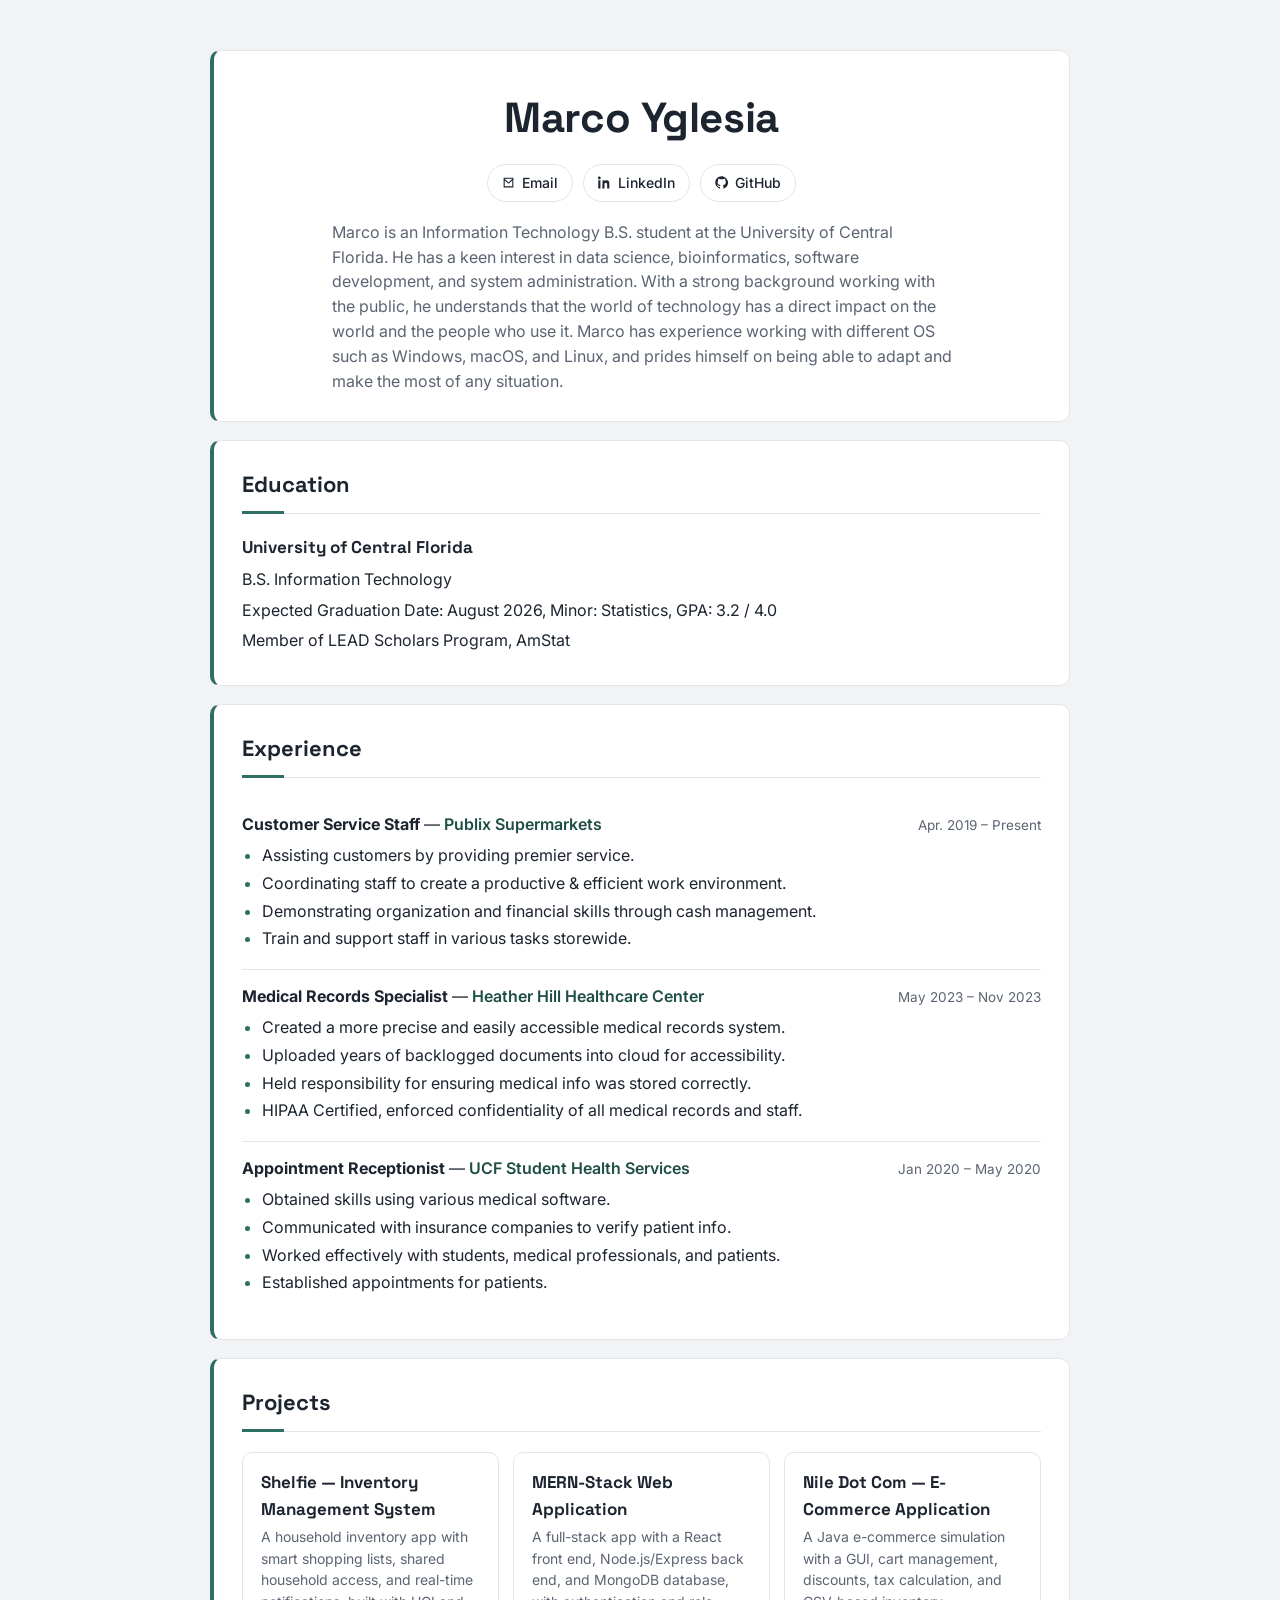
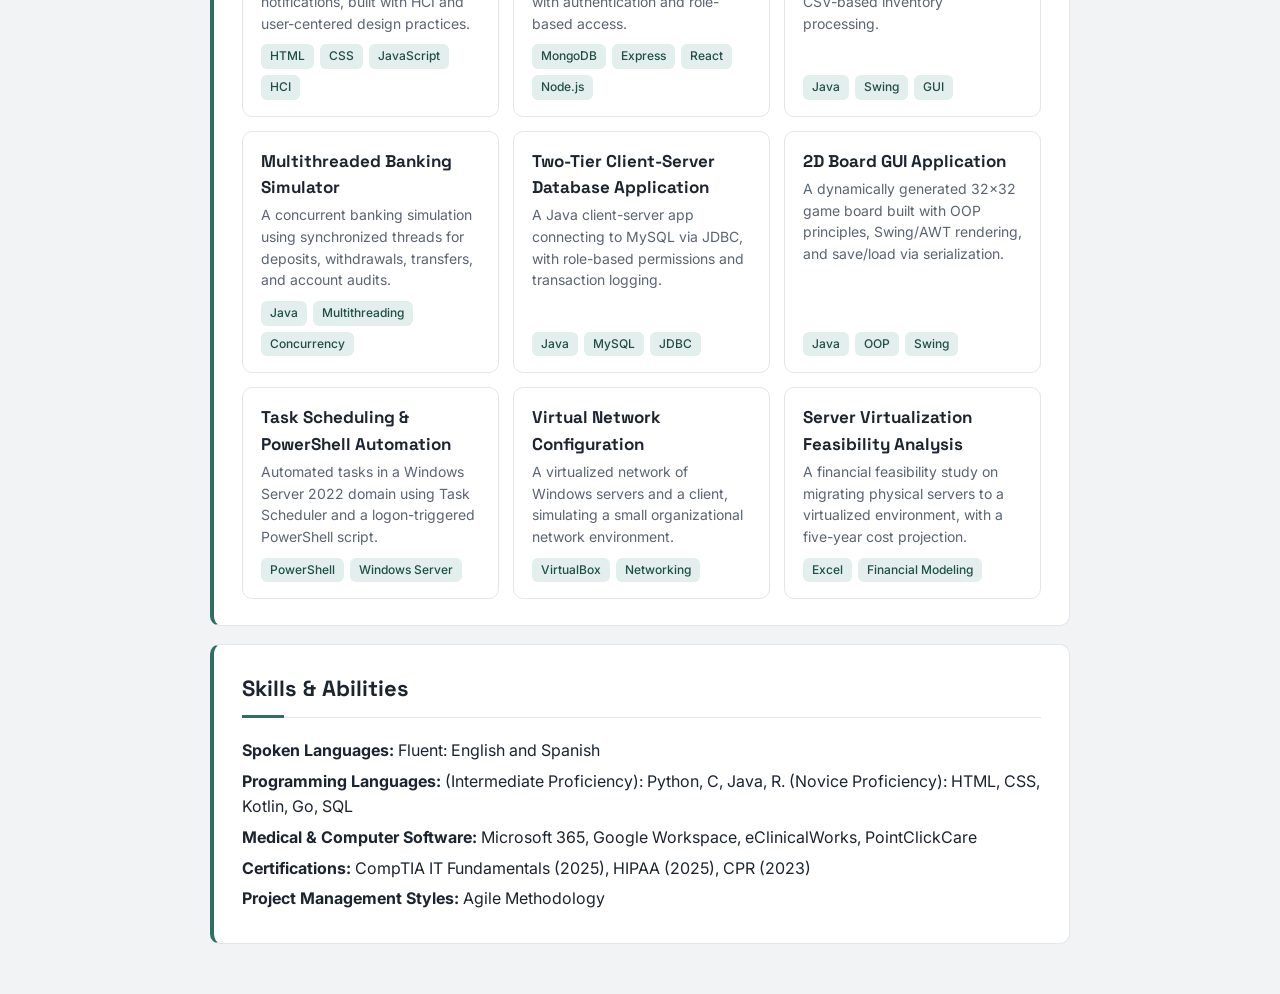
<file: index.html>
<!DOCTYPE html>
<html lang="en">
<head>
    <link rel="preconnect" href="https://fonts.googleapis.com">
    <link rel="preconnect" href="https://fonts.gstatic.com" crossorigin>
    <link href="https://fonts.googleapis.com/css2?family=Inter:wght@400;500;600&family=Space+Grotesk:wght@600;700&display=swap" rel="stylesheet">
    <link rel="stylesheet" href="ResumeStyle.css">
    <meta charset="UTF-8">
    <meta name="viewport" content="width=device-width, initial-scale=1.0">
    <title>Resume - Marco Yglesia</title>
</head>

<body>
<div class="wrap">

    <header class="card">
        <h1>Marco Yglesia</h1>
        <address>
            <div class="contact-row">
                <a class="contact-pill" href="mailto:ma993058@ucf.edu" target="_blank">
                    <svg width="13" height="13" viewBox="0 0 24 24" fill="none" stroke="currentColor" stroke-width="2"><path d="M4 4h16v16H4z"/><path d="m4 6 8 7 8-7"/></svg>
                    Email
                </a>
                <a class="contact-pill" href="https://www.linkedin.com/in/marco-yglesia-aba0831a2/" target="_blank">
                    <svg width="13" height="13" viewBox="0 0 24 24" fill="currentColor"><path d="M4.98 3.5C4.98 4.88 3.9 6 2.5 6S0 4.88 0 3.5 1.12 1 2.5 1s2.48 1.12 2.48 2.5zM.5 8h4V23h-4zM8.5 8h3.8v2.05h.05c.53-1 1.83-2.05 3.77-2.05 4.03 0 4.78 2.66 4.78 6.12V23h-4v-6.9c0-1.65-.03-3.77-2.3-3.77-2.3 0-2.65 1.8-2.65 3.65V23h-4z"/></svg>
                    LinkedIn
                </a>
                <a class="contact-pill" href="https://github.com/" target="_blank">
                    <svg width="13" height="13" viewBox="0 0 24 24" fill="currentColor"><path d="M12 .5C5.7.5.5 5.7.5 12c0 5.1 3.3 9.4 7.9 10.9.6.1.8-.2.8-.6v-2.2c-3.2.7-3.9-1.4-3.9-1.4-.5-1.3-1.3-1.7-1.3-1.7-1.1-.7.1-.7.1-.7 1.2.1 1.8 1.2 1.8 1.2 1 1.8 2.8 1.3 3.4 1 .1-.8.4-1.3.8-1.6-2.6-.3-5.3-1.3-5.3-5.7 0-1.3.4-2.3 1.2-3.1-.1-.3-.5-1.5.1-3.1 0 0 1-.3 3.3 1.2a11 11 0 0 1 6 0c2.3-1.5 3.3-1.2 3.3-1.2.6 1.6.2 2.8.1 3.1.8.8 1.2 1.9 1.2 3.1 0 4.4-2.7 5.4-5.3 5.7.4.4.8 1.1.8 2.2v3.3c0 .4.2.7.8.6 4.6-1.5 7.9-5.8 7.9-10.9C23.5 5.7 18.3.5 12 .5z"/></svg>
                    GitHub
                </a>
            </div>
        </address>
        <p>
            Marco is an Information Technology B.S. student at the University of Central Florida. He has a keen interest in data science, bioinformatics,
            software development, and system administration. With a strong background working with the public, he understands that the world of technology has a
            direct impact on the world and the people who use it. Marco has experience working with different OS such as Windows, macOS, and Linux, and prides himself
            on being able to adapt and make the most of any situation.
        </p>
    </header>

    <main>
        <section class="card">
            <h2>Education</h2>
            <article>
                <h3>University of Central Florida</h3>
                <p>B.S. Information Technology</p>
                <p>Expected Graduation Date: August 2026, Minor: Statistics, GPA: 3.2 / 4.0</p>
                <p>Member of LEAD Scholars Program, AmStat</p>
            </article>
        </section>

        <section class="card">
            <h2>Experience</h2>

            <div class="job">
                <div class="job-heading">
                    <span><span class="job-role">Customer Service Staff</span> — <span class="job-company">Publix Supermarkets</span></span>
                    <span class="job-dates">Apr. 2019 – Present</span>
                </div>
                <ul>
                    <li>Assisting customers by providing premier service.</li>
                    <li>Coordinating staff to create a productive & efficient work environment.</li>
                    <li>Demonstrating organization and financial skills through cash management.</li>
                    <li>Train and support staff in various tasks storewide.</li>
                </ul>
            </div>

            <div class="job">
                <div class="job-heading">
                    <span><span class="job-role">Medical Records Specialist</span> — <span class="job-company">Heather Hill Healthcare Center</span></span>
                    <span class="job-dates">May 2023 – Nov 2023</span>
                </div>
                <ul>
                    <li>Created a more precise and easily accessible medical records system.</li>
                    <li>Uploaded years of backlogged documents into cloud for accessibility.</li>
                    <li>Held responsibility for ensuring medical info was stored correctly.</li>
                    <li>HIPAA Certified, enforced confidentiality of all medical records and staff.</li>
                </ul>
            </div>

            <div class="job">
                <div class="job-heading">
                    <span><span class="job-role">Appointment Receptionist</span> — <span class="job-company">UCF Student Health Services</span></span>
                    <span class="job-dates">Jan 2020 – May 2020</span>
                </div>
                <ul>
                    <li>Obtained skills using various medical software.</li>
                    <li>Communicated with insurance companies to verify patient info.</li>
                    <li>Worked effectively with students, medical professionals, and patients.</li>
                    <li>Established appointments for patients.</li>
                </ul>
            </div>
        </section>

        <section class="card">
            <h2>Projects</h2>
            <div class="project-grid">

                <article class="project">
                    <h3><a href="projects/shelfie.html">Shelfie — Inventory Management System</a></h3>
                    <p>A household inventory app with smart shopping lists, shared household access, and real-time notifications, built with HCI and user-centered design practices.</p>
                    <div class="tags"><span class="tag">HTML</span><span class="tag">CSS</span><span class="tag">JavaScript</span><span class="tag">HCI</span></div>
                </article>

                <article class="project">
                    <h3><a href="projects/mern-stack.html">MERN-Stack Web Application</a></h3>
                    <p>A full-stack app with a React front end, Node.js/Express back end, and MongoDB database, with authentication and role-based access.</p>
                    <div class="tags"><span class="tag">MongoDB</span><span class="tag">Express</span><span class="tag">React</span><span class="tag">Node.js</span></div>
                </article>

                <article class="project">
                    <h3><a href="projects/nile-dot-com.html">Nile Dot Com — E-Commerce Application</a></h3>
                    <p>A Java e-commerce simulation with a GUI, cart management, discounts, tax calculation, and CSV-based inventory processing.</p>
                    <div class="tags"><span class="tag">Java</span><span class="tag">Swing</span><span class="tag">GUI</span></div>
                </article>

                <article class="project">
                    <h3><a href="projects/banking-simulator.html">Multithreaded Banking Simulator</a></h3>
                    <p>A concurrent banking simulation using synchronized threads for deposits, withdrawals, transfers, and account audits.</p>
                    <div class="tags"><span class="tag">Java</span><span class="tag">Multithreading</span><span class="tag">Concurrency</span></div>
                </article>

                <article class="project">
                    <h3><a href="projects/client-server-db.html">Two-Tier Client-Server Database Application</a></h3>
                    <p>A Java client-server app connecting to MySQL via JDBC, with role-based permissions and transaction logging.</p>
                    <div class="tags"><span class="tag">Java</span><span class="tag">MySQL</span><span class="tag">JDBC</span></div>
                </article>

                <article class="project">
                    <h3><a href="projects/board-gui.html">2D Board GUI Application</a></h3>
                    <p>A dynamically generated 32×32 game board built with OOP principles, Swing/AWT rendering, and save/load via serialization.</p>
                    <div class="tags"><span class="tag">Java</span><span class="tag">OOP</span><span class="tag">Swing</span></div>
                </article>

                <article class="project">
                    <h3><a href="projects/task-scheduling.html">Task Scheduling & PowerShell Automation</a></h3>
                    <p>Automated tasks in a Windows Server 2022 domain using Task Scheduler and a logon-triggered PowerShell script.</p>
                    <div class="tags"><span class="tag">PowerShell</span><span class="tag">Windows Server</span></div>
                </article>

                <article class="project">
                    <h3><a href="projects/virtual-network.html">Virtual Network Configuration</a></h3>
                    <p>A virtualized network of Windows servers and a client, simulating a small organizational network environment.</p>
                    <div class="tags"><span class="tag">VirtualBox</span><span class="tag">Networking</span></div>
                </article>

                <article class="project">
                    <h3><a href="projects/server-virtualization.html">Server Virtualization Feasibility Analysis</a></h3>
                    <p>A financial feasibility study on migrating physical servers to a virtualized environment, with a five-year cost projection.</p>
                    <div class="tags"><span class="tag">Excel</span><span class="tag">Financial Modeling</span></div>
                </article>

            </div>
        </section>

        <section class="card">
            <h2>Skills & Abilities</h2>
            <p><b>Spoken Languages:</b>&nbsp;Fluent: English and Spanish</p>
            <p><b>Programming Languages:</b>&nbsp;(Intermediate Proficiency): Python, C, Java, R. (Novice Proficiency): HTML, CSS, Kotlin, Go, SQL</p>
            <p><b>Medical & Computer Software:</b>&nbsp;Microsoft 365, Google Workspace, eClinicalWorks, PointClickCare</p>
            <p><b>Certifications:</b>&nbsp;CompTIA IT Fundamentals (2025), HIPAA (2025), CPR (2023)</p>
            <p><b>Project Management Styles:</b>&nbsp;Agile Methodology</p>
        </section>
    </main>

</div>
</body>
</html>
</file>
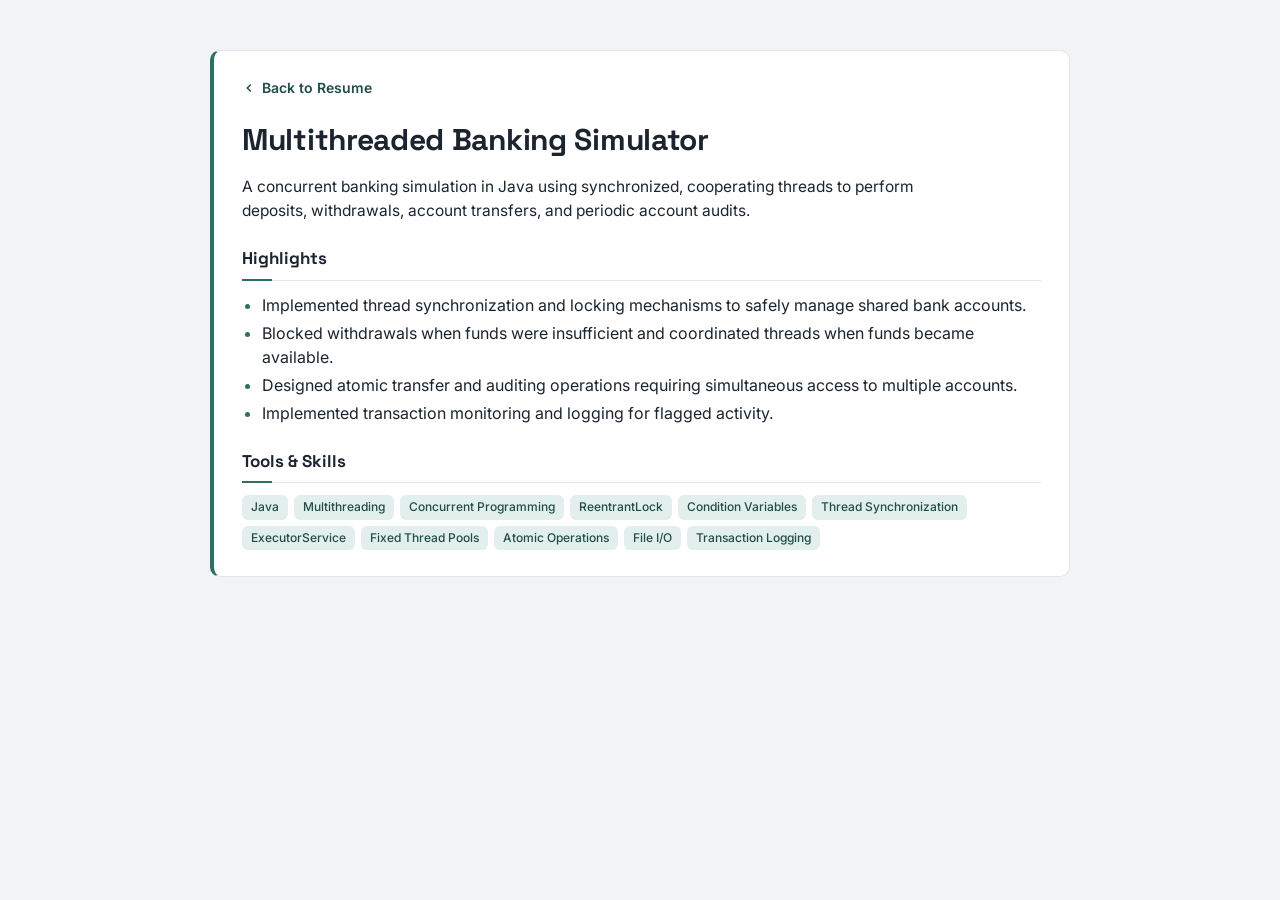
<file: banking-simulator.html>
<!DOCTYPE html>
<html lang="en">
<head>
    <link rel="preconnect" href="https://fonts.googleapis.com">
    <link rel="preconnect" href="https://fonts.gstatic.com" crossorigin>
    <link href="https://fonts.googleapis.com/css2?family=Inter:wght@400;500;600&family=Space+Grotesk:wght@600;700&display=swap" rel="stylesheet">
    <link rel="stylesheet" href="../ResumeStyle.css">
    <meta charset="UTF-8">
    <meta name="viewport" content="width=device-width, initial-scale=1.0">
    <title>Multithreaded Banking Simulator - Marco Yglesia</title>
</head>
<body>
<div class="wrap">
    <div class="card">
        <a class="back-link" href="../index.html">
            <svg width="14" height="14" viewBox="0 0 24 24" fill="none" stroke="currentColor" stroke-width="2.5"><path d="M15 18l-6-6 6-6"/></svg>
            Back to Resume
        </a>
        <h1 class="detail-title">Multithreaded Banking Simulator</h1>
        <p class="detail-summary">A concurrent banking simulation in Java using synchronized, cooperating threads to perform deposits, withdrawals, account transfers, and periodic account audits.</p>

        <div class="detail-section">
            <h2>Highlights</h2>
            <ul>
                <li>Implemented thread synchronization and locking mechanisms to safely manage shared bank accounts.</li>
                <li>Blocked withdrawals when funds were insufficient and coordinated threads when funds became available.</li>
                <li>Designed atomic transfer and auditing operations requiring simultaneous access to multiple accounts.</li>
                <li>Implemented transaction monitoring and logging for flagged activity.</li>
            </ul>
        </div>

        <div class="detail-section">
            <h2>Tools & Skills</h2>
            <div class="tags">
                <span class="tag">Java</span>
                <span class="tag">Multithreading</span>
                <span class="tag">Concurrent Programming</span>
                <span class="tag">ReentrantLock</span>
                <span class="tag">Condition Variables</span>
                <span class="tag">Thread Synchronization</span>
                <span class="tag">ExecutorService</span>
                <span class="tag">Fixed Thread Pools</span>
                <span class="tag">Atomic Operations</span>
                <span class="tag">File I/O</span>
                <span class="tag">Transaction Logging</span>
            </div>
        </div>
    </div>
</div>
</body>
</html>
</file>
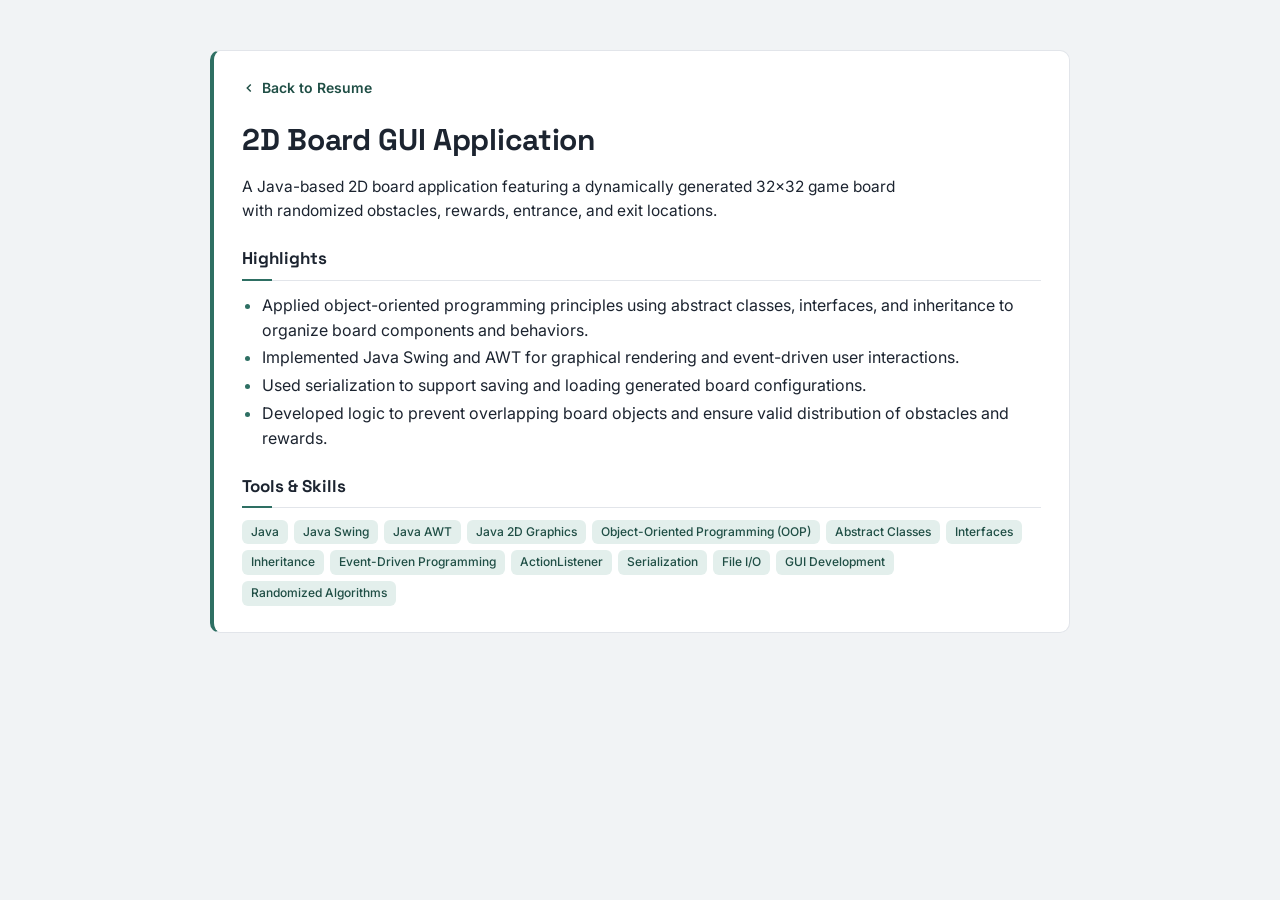
<file: board-gui.html>
<!DOCTYPE html>
<html lang="en">
<head>
    <link rel="preconnect" href="https://fonts.googleapis.com">
    <link rel="preconnect" href="https://fonts.gstatic.com" crossorigin>
    <link href="https://fonts.googleapis.com/css2?family=Inter:wght@400;500;600&family=Space+Grotesk:wght@600;700&display=swap" rel="stylesheet">
    <link rel="stylesheet" href="../ResumeStyle.css">
    <meta charset="UTF-8">
    <meta name="viewport" content="width=device-width, initial-scale=1.0">
    <title>2D Board GUI Application - Marco Yglesia</title>
</head>
<body>
<div class="wrap">
    <div class="card">
        <a class="back-link" href="../index.html">
            <svg width="14" height="14" viewBox="0 0 24 24" fill="none" stroke="currentColor" stroke-width="2.5"><path d="M15 18l-6-6 6-6"/></svg>
            Back to Resume
        </a>
        <h1 class="detail-title">2D Board GUI Application</h1>
        <p class="detail-summary">A Java-based 2D board application featuring a dynamically generated 32×32 game board with randomized obstacles, rewards, entrance, and exit locations.</p>

        <div class="detail-section">
            <h2>Highlights</h2>
            <ul>
                <li>Applied object-oriented programming principles using abstract classes, interfaces, and inheritance to organize board components and behaviors.</li>
                <li>Implemented Java Swing and AWT for graphical rendering and event-driven user interactions.</li>
                <li>Used serialization to support saving and loading generated board configurations.</li>
                <li>Developed logic to prevent overlapping board objects and ensure valid distribution of obstacles and rewards.</li>
            </ul>
        </div>

        <div class="detail-section">
            <h2>Tools & Skills</h2>
            <div class="tags">
                <span class="tag">Java</span>
                <span class="tag">Java Swing</span>
                <span class="tag">Java AWT</span>
                <span class="tag">Java 2D Graphics</span>
                <span class="tag">Object-Oriented Programming (OOP)</span>
                <span class="tag">Abstract Classes</span>
                <span class="tag">Interfaces</span>
                <span class="tag">Inheritance</span>
                <span class="tag">Event-Driven Programming</span>
                <span class="tag">ActionListener</span>
                <span class="tag">Serialization</span>
                <span class="tag">File I/O</span>
                <span class="tag">GUI Development</span>
                <span class="tag">Randomized Algorithms</span>
            </div>
        </div>
    </div>
</div>
</body>
</html>
</file>
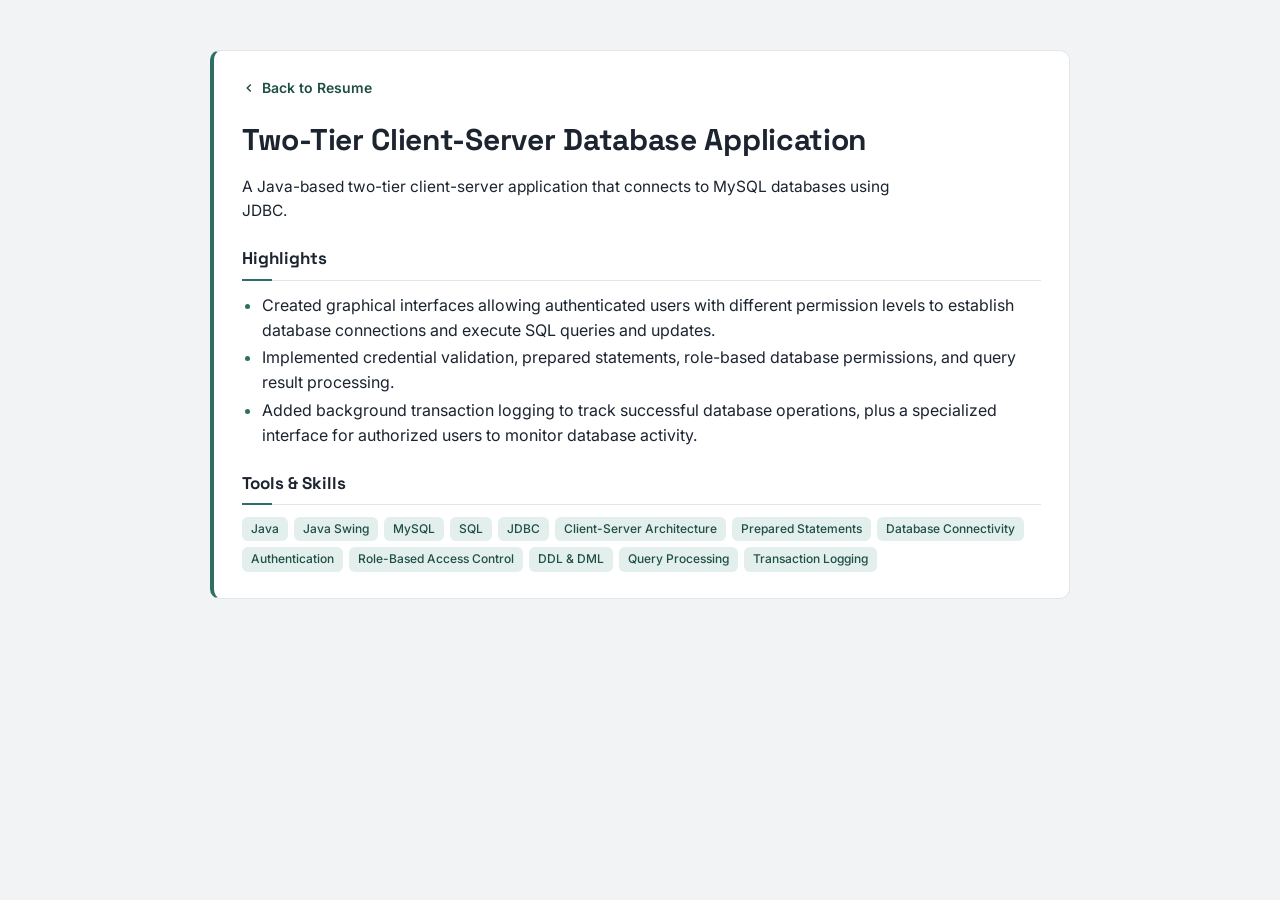
<file: client-server-db.html>
<!DOCTYPE html>
<html lang="en">
<head>
    <link rel="preconnect" href="https://fonts.googleapis.com">
    <link rel="preconnect" href="https://fonts.gstatic.com" crossorigin>
    <link href="https://fonts.googleapis.com/css2?family=Inter:wght@400;500;600&family=Space+Grotesk:wght@600;700&display=swap" rel="stylesheet">
    <link rel="stylesheet" href="../ResumeStyle.css">
    <meta charset="UTF-8">
    <meta name="viewport" content="width=device-width, initial-scale=1.0">
    <title>Two-Tier Client-Server Database Application - Marco Yglesia</title>
</head>
<body>
<div class="wrap">
    <div class="card">
        <a class="back-link" href="../index.html">
            <svg width="14" height="14" viewBox="0 0 24 24" fill="none" stroke="currentColor" stroke-width="2.5"><path d="M15 18l-6-6 6-6"/></svg>
            Back to Resume
        </a>
        <h1 class="detail-title">Two-Tier Client-Server Database Application</h1>
        <p class="detail-summary">A Java-based two-tier client-server application that connects to MySQL databases using JDBC.</p>

        <div class="detail-section">
            <h2>Highlights</h2>
            <ul>
                <li>Created graphical interfaces allowing authenticated users with different permission levels to establish database connections and execute SQL queries and updates.</li>
                <li>Implemented credential validation, prepared statements, role-based database permissions, and query result processing.</li>
                <li>Added background transaction logging to track successful database operations, plus a specialized interface for authorized users to monitor database activity.</li>
            </ul>
        </div>

        <div class="detail-section">
            <h2>Tools & Skills</h2>
            <div class="tags">
                <span class="tag">Java</span>
                <span class="tag">Java Swing</span>
                <span class="tag">MySQL</span>
                <span class="tag">SQL</span>
                <span class="tag">JDBC</span>
                <span class="tag">Client-Server Architecture</span>
                <span class="tag">Prepared Statements</span>
                <span class="tag">Database Connectivity</span>
                <span class="tag">Authentication</span>
                <span class="tag">Role-Based Access Control</span>
                <span class="tag">DDL & DML</span>
                <span class="tag">Query Processing</span>
                <span class="tag">Transaction Logging</span>
            </div>
        </div>
    </div>
</div>
</body>
</html>
</file>
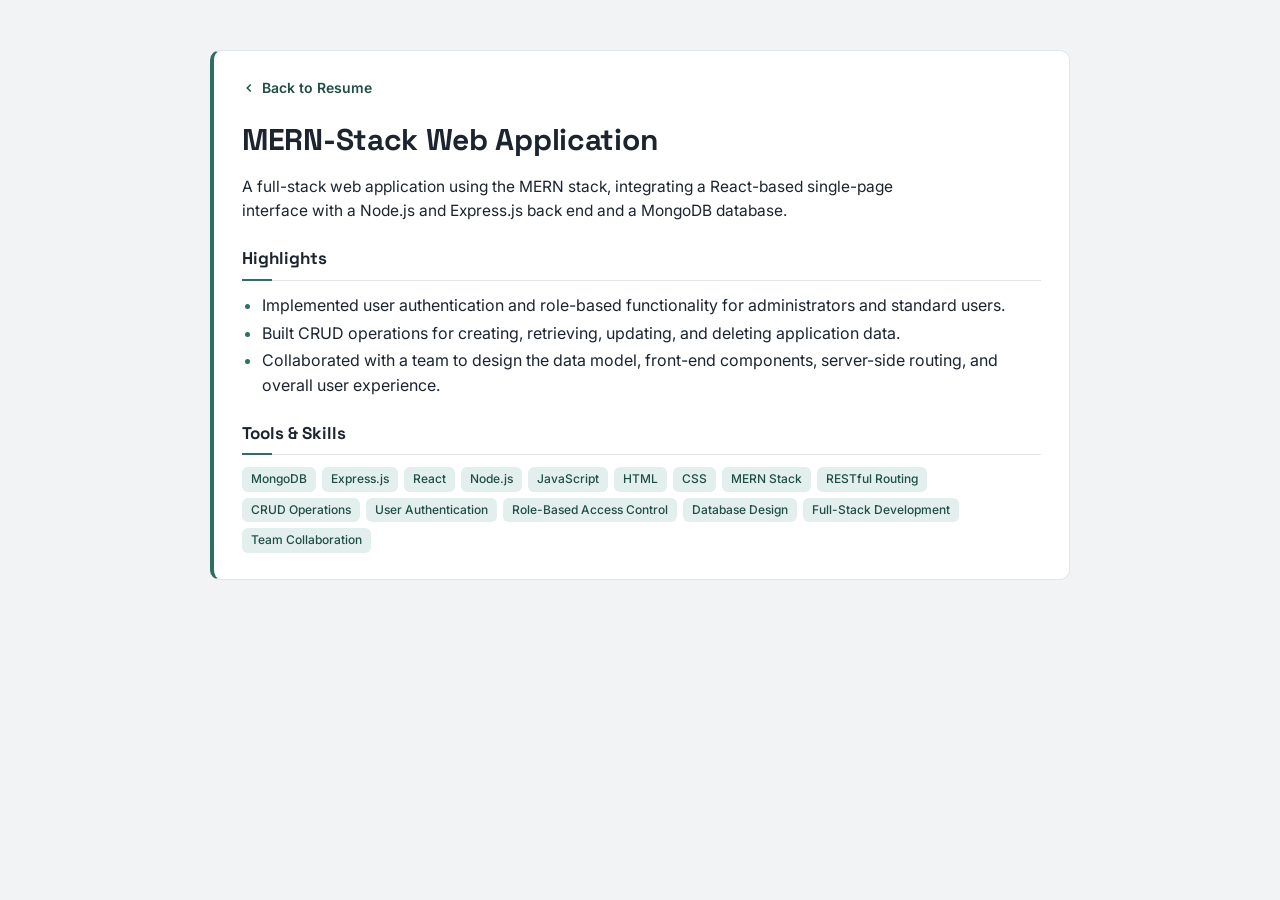
<file: mern-stack.html>
<!DOCTYPE html>
<html lang="en">
<head>
    <link rel="preconnect" href="https://fonts.googleapis.com">
    <link rel="preconnect" href="https://fonts.gstatic.com" crossorigin>
    <link href="https://fonts.googleapis.com/css2?family=Inter:wght@400;500;600&family=Space+Grotesk:wght@600;700&display=swap" rel="stylesheet">
    <link rel="stylesheet" href="../ResumeStyle.css">
    <meta charset="UTF-8">
    <meta name="viewport" content="width=device-width, initial-scale=1.0">
    <title>MERN-Stack Web Application - Marco Yglesia</title>
</head>
<body>
<div class="wrap">
    <div class="card">
        <a class="back-link" href="../index.html">
            <svg width="14" height="14" viewBox="0 0 24 24" fill="none" stroke="currentColor" stroke-width="2.5"><path d="M15 18l-6-6 6-6"/></svg>
            Back to Resume
        </a>
        <h1 class="detail-title">MERN-Stack Web Application</h1>
        <p class="detail-summary">A full-stack web application using the MERN stack, integrating a React-based single-page interface with a Node.js and Express.js back end and a MongoDB database.</p>

        <div class="detail-section">
            <h2>Highlights</h2>
            <ul>
                <li>Implemented user authentication and role-based functionality for administrators and standard users.</li>
                <li>Built CRUD operations for creating, retrieving, updating, and deleting application data.</li>
                <li>Collaborated with a team to design the data model, front-end components, server-side routing, and overall user experience.</li>
            </ul>
        </div>

        <div class="detail-section">
            <h2>Tools & Skills</h2>
            <div class="tags">
                <span class="tag">MongoDB</span>
                <span class="tag">Express.js</span>
                <span class="tag">React</span>
                <span class="tag">Node.js</span>
                <span class="tag">JavaScript</span>
                <span class="tag">HTML</span>
                <span class="tag">CSS</span>
                <span class="tag">MERN Stack</span>
                <span class="tag">RESTful Routing</span>
                <span class="tag">CRUD Operations</span>
                <span class="tag">User Authentication</span>
                <span class="tag">Role-Based Access Control</span>
                <span class="tag">Database Design</span>
                <span class="tag">Full-Stack Development</span>
                <span class="tag">Team Collaboration</span>
            </div>
        </div>
    </div>
</div>
</body>
</html>
</file>
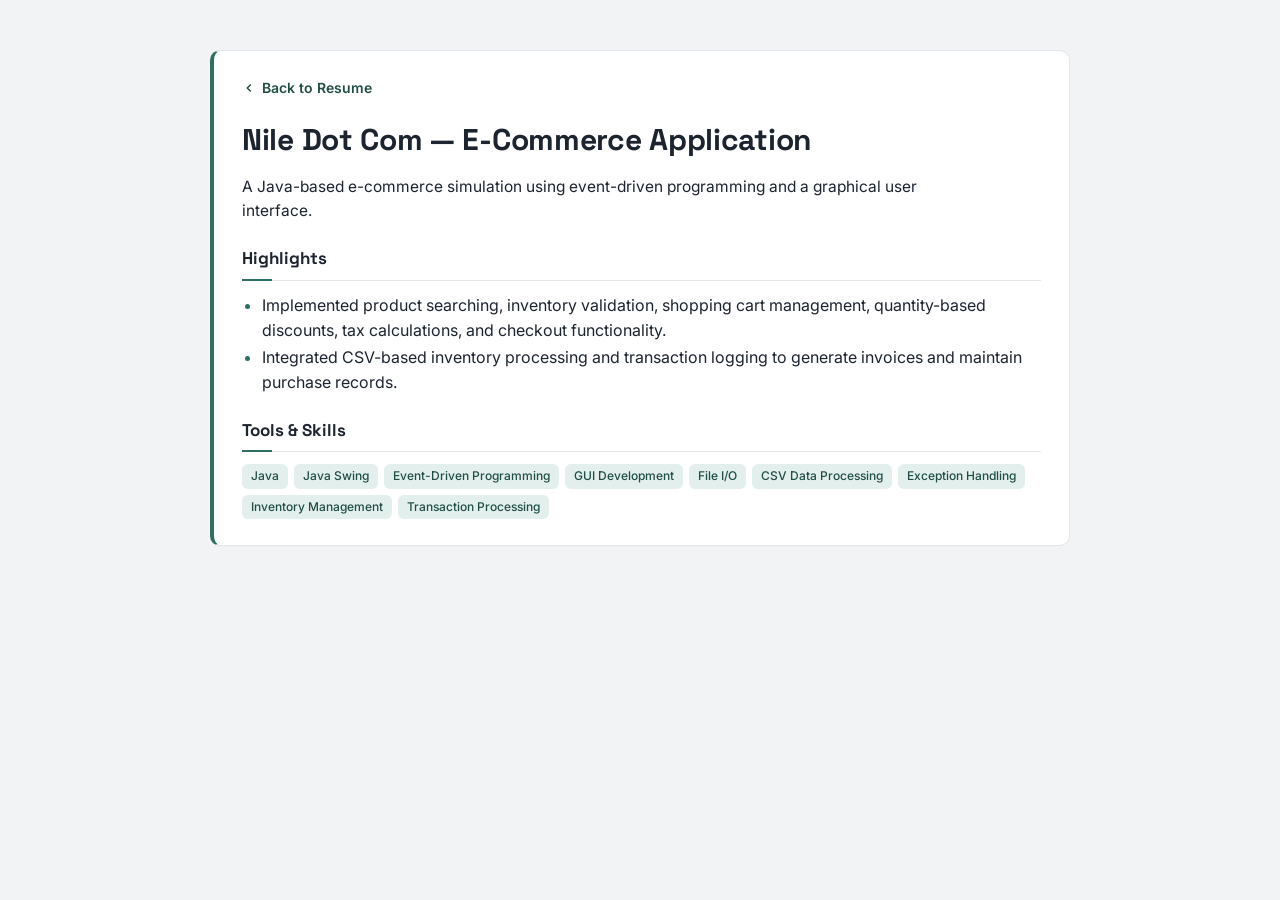
<file: nile-dot-com.html>
<!DOCTYPE html>
<html lang="en">
<head>
    <link rel="preconnect" href="https://fonts.googleapis.com">
    <link rel="preconnect" href="https://fonts.gstatic.com" crossorigin>
    <link href="https://fonts.googleapis.com/css2?family=Inter:wght@400;500;600&family=Space+Grotesk:wght@600;700&display=swap" rel="stylesheet">
    <link rel="stylesheet" href="../ResumeStyle.css">
    <meta charset="UTF-8">
    <meta name="viewport" content="width=device-width, initial-scale=1.0">
    <title>Nile Dot Com — E-Commerce Application - Marco Yglesia</title>
</head>
<body>
<div class="wrap">
    <div class="card">
        <a class="back-link" href="../index.html">
            <svg width="14" height="14" viewBox="0 0 24 24" fill="none" stroke="currentColor" stroke-width="2.5"><path d="M15 18l-6-6 6-6"/></svg>
            Back to Resume
        </a>
        <h1 class="detail-title">Nile Dot Com — E-Commerce Application</h1>
        <p class="detail-summary">A Java-based e-commerce simulation using event-driven programming and a graphical user interface.</p>

        <div class="detail-section">
            <h2>Highlights</h2>
            <ul>
                <li>Implemented product searching, inventory validation, shopping cart management, quantity-based discounts, tax calculations, and checkout functionality.</li>
                <li>Integrated CSV-based inventory processing and transaction logging to generate invoices and maintain purchase records.</li>
            </ul>
        </div>

        <div class="detail-section">
            <h2>Tools & Skills</h2>
            <div class="tags">
                <span class="tag">Java</span>
                <span class="tag">Java Swing</span>
                <span class="tag">Event-Driven Programming</span>
                <span class="tag">GUI Development</span>
                <span class="tag">File I/O</span>
                <span class="tag">CSV Data Processing</span>
                <span class="tag">Exception Handling</span>
                <span class="tag">Inventory Management</span>
                <span class="tag">Transaction Processing</span>
            </div>
        </div>
    </div>
</div>
</body>
</html>
</file>
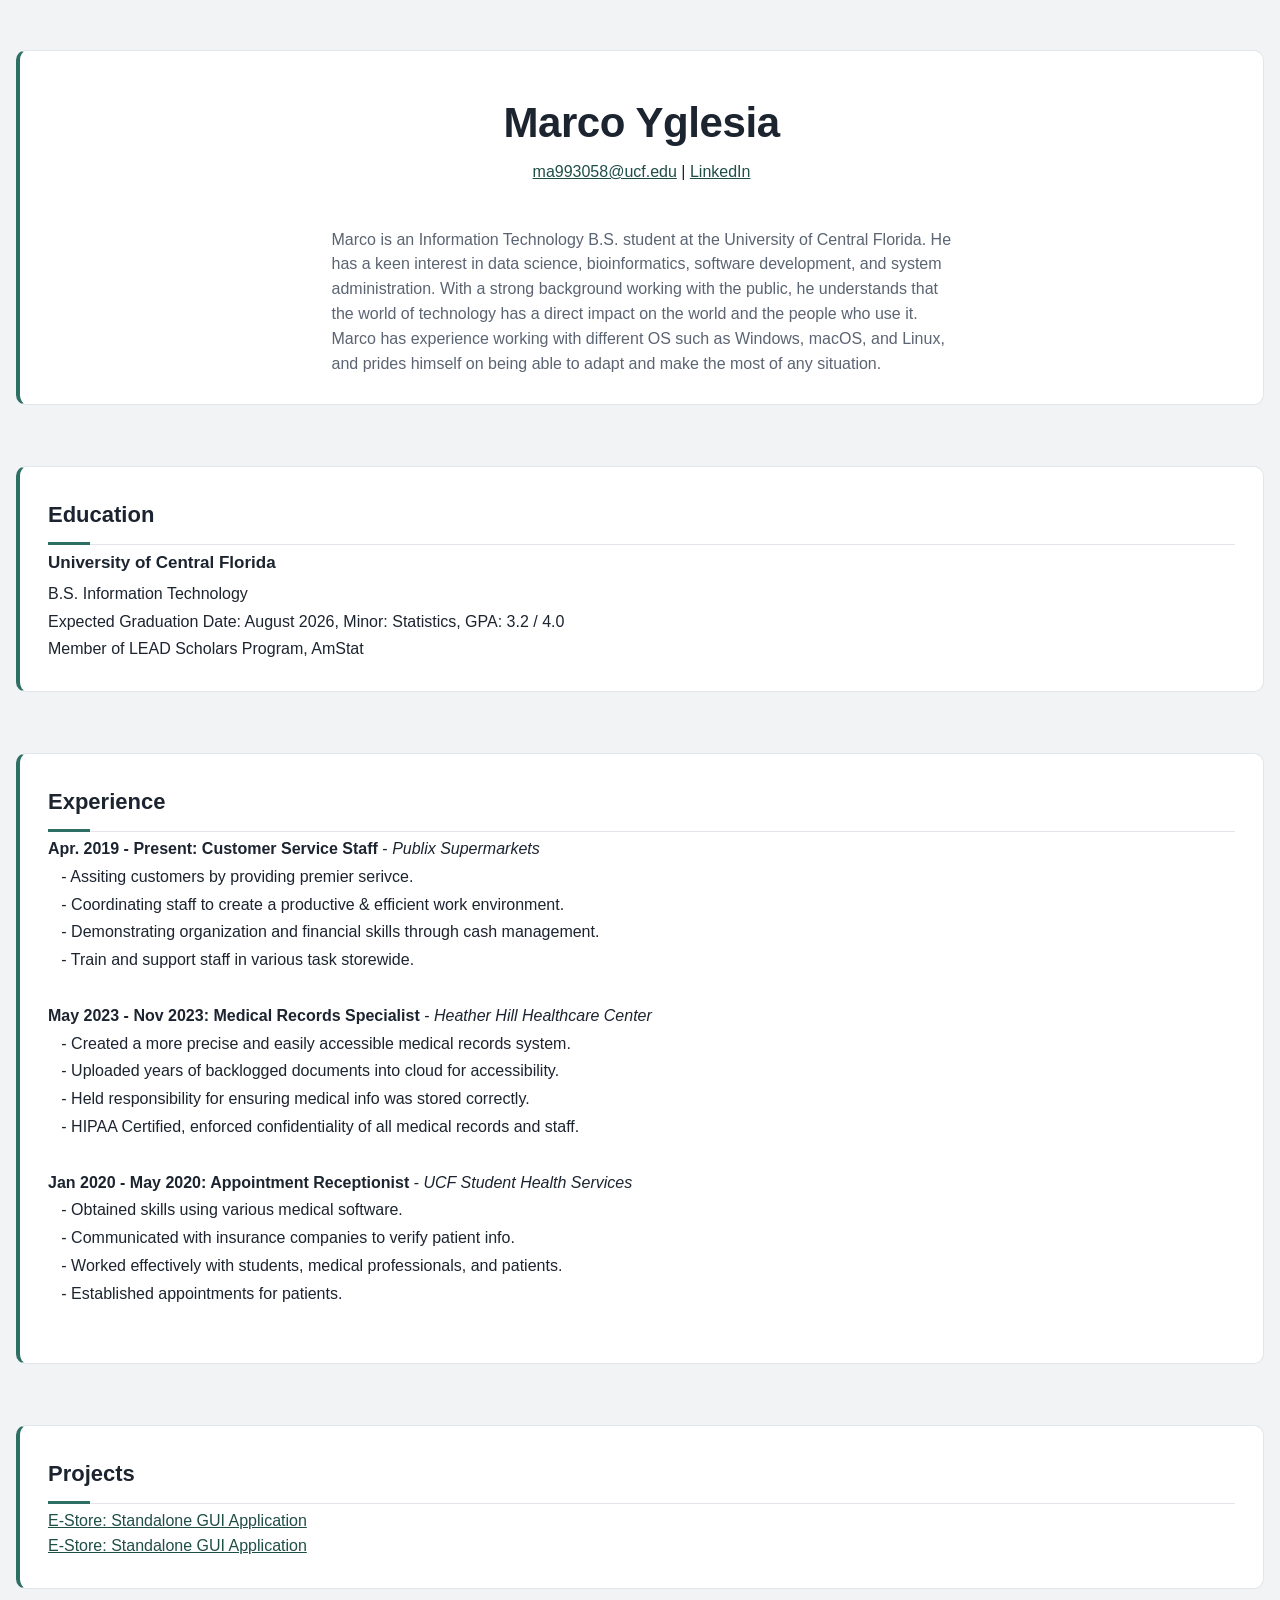
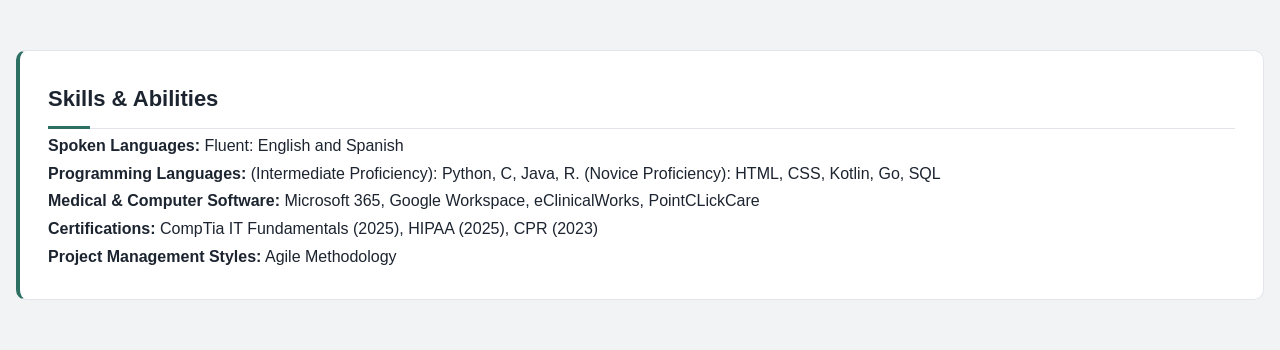
<file: Resume.html>
<!DOCTYPE html>
<html lang="en">
<head>
    <link rel="stylesheet" href="ResumeStyle.css">
    <meta charset="UTF-8">
    <meta name="viewport" content="width=device-width, initial-scale=1.0">
    <title>
        Resume - Marco Yglesia
    </title>
</head>

<style>
    address {
        font-style: normal;
    }
    h1, h2, h3, p {
        margin: 5px 0;
    }
    p {
        margin: 3px 0;
    }
</style>

<body>
<header class="card">
    <h1>
        Marco Yglesia
    </h1>
    <address align = "center">
        <a href = "mailto:ma993058@ucf.edu" target="_blank">ma993058@ucf.edu</a>
        |
        <a href = "https://www.linkedin.com/in/marco-yglesia-aba0831a2/" target="_blank">LinkedIn</a>
    </address>
    <br>
    <p>
        Marco is an Information Technology B.S. student at the University of Central Florida. He has a keen interest in data science, bioinformatics,
        software development, and system administration. With a strong background working with the public, he understands that the world of technology has a
        direct impact on the world and the people who use it. Marco has experience working with different OS such as Windows, macOS, and Linux, and prides himself
        on being able to adapt and make the most of any situation.
    </p>
</header>

<br>

<main>
    <section class="card">
        <h2>Education</h2>
        <article>
            <h3>University of Central Florida</h3>
            <p>B.S. Information Technology</p>
            <p>Expected Graduation Date: August 2026, Minor: Statistics, GPA: 3.2 / 4.0</p>
            <p>Member of LEAD Scholars Program, AmStat</p>

        </article>
    </section>

    <br>

    <section class="card">
        <h2>Experience</h2>
        <article>
            <p><b>Apr. 2019 - Present: Customer Service Staff</b> - <i>Publix Supermarkets</i> </p>
            <p>&nbsp;&nbsp;&nbsp;- Assiting customers by providing premier serivce.</p>
            <p>&nbsp;&nbsp;&nbsp;- Coordinating staff to create a productive & efficient work environment.</p>
            <p>&nbsp;&nbsp;&nbsp;- Demonstrating organization and financial skills through cash management.</p>
            <p>&nbsp;&nbsp;&nbsp;- Train and support staff in various task storewide.</p>
            <p>&nbsp;</p>

            <p><b>May 2023 - Nov 2023: Medical Records Specialist</b> - <i>Heather Hill Healthcare Center</i></p>
            <p>&nbsp;&nbsp;&nbsp;- Created a more precise and easily accessible medical records system.</p>
            <p>&nbsp;&nbsp;&nbsp;- Uploaded years of backlogged documents into cloud for accessibility.</p>
            <p>&nbsp;&nbsp;&nbsp;- Held responsibility for ensuring medical info was stored correctly.</p>
            <p>&nbsp;&nbsp;&nbsp;- HIPAA Certified, enforced confidentiality of all medical records and staff.</p>
            <p>&nbsp;</p>

            <p><b>Jan 2020 - May 2020: Appointment Receptionist</b> - <i>UCF Student Health Services</i></p>
            <p>&nbsp;&nbsp;&nbsp;- Obtained skills using various medical software.</p>
            <p>&nbsp;&nbsp;&nbsp;- Communicated with insurance companies to verify patient info.</p>
            <p>&nbsp;&nbsp;&nbsp;- Worked effectively with students, medical professionals, and patients.</p>
            <p>&nbsp;&nbsp;&nbsp;- Established appointments for patients.</p>
            <p>&nbsp;</p>
        </article>
    </section>

    <br>

    <section class="card">
        <h2>Projects</h2>
        <a href = "mailto:ma993058@ucf.edu" target="_blank">E-Store: Standalone GUI Application</a>
        <br>
        <a href = "mailto:ma993058@ucf.edu" target="_blank">E-Store: Standalone GUI Application</a>



        <p></p>

    </section>

    <br>

    <section class="card">
        <h2>Skills & Abilities</h2>
        <p><b>Spoken Languages:</b>&nbsp;Fluent: English and Spanish</p>
        <p><b>Programming Languages:</b>&nbsp;(Intermediate Proficiency): Python, C, Java, R. (Novice Proficiency): HTML, CSS, Kotlin, Go, SQL</p>
        <p><b>Medical & Computer Software:</b>&nbsp;Microsoft 365, Google Workspace, eClinicalWorks, PointCLickCare</p>
        <p><b>Certifications:</b>&nbsp;CompTia IT Fundamentals (2025), HIPAA (2025), CPR (2023)</p>
        <p><b>Project Management Styles:</b>&nbsp;Agile Methodology</p>
    </section>

</main>
</body>
</html>
</file>
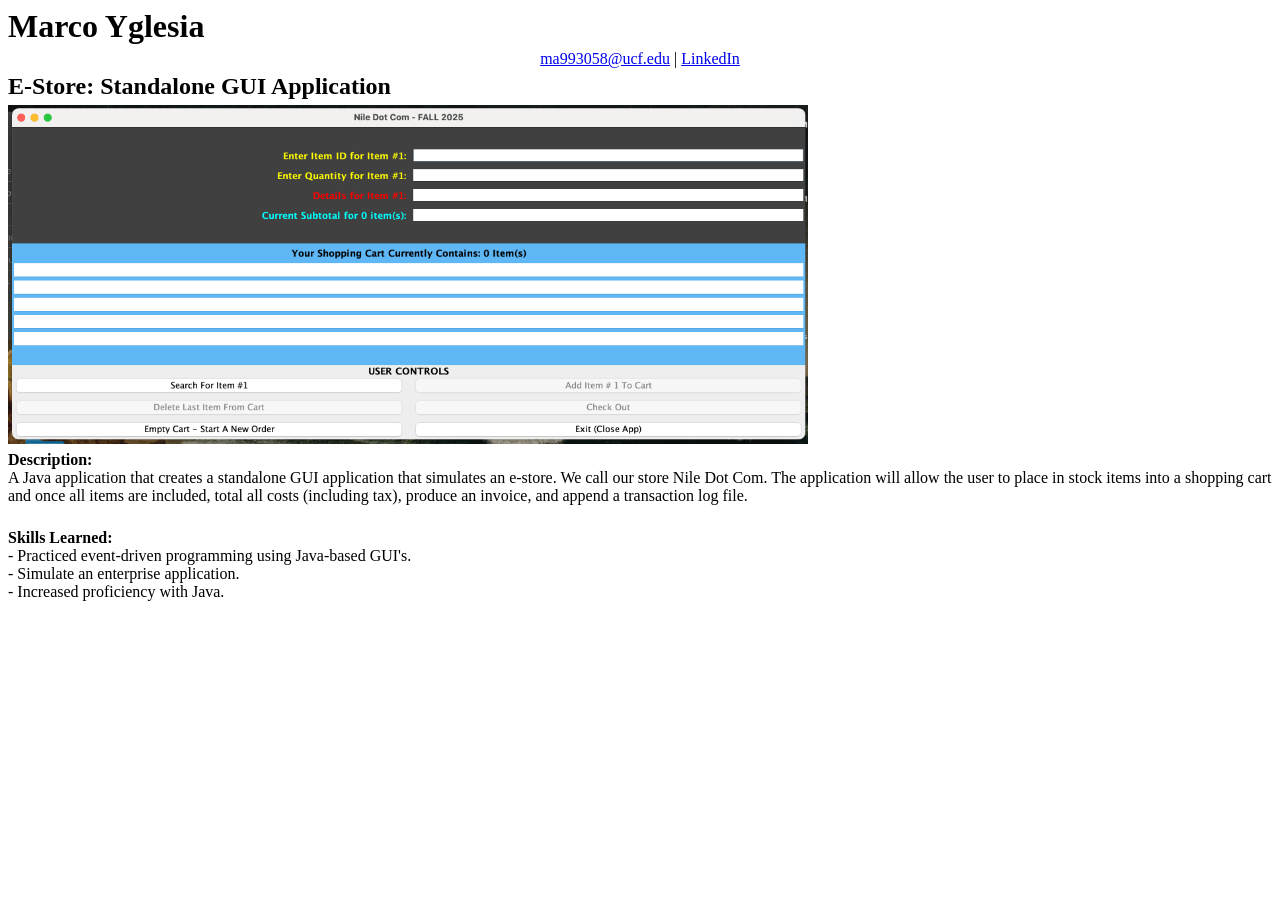
<file: Resume_Project1.html>
<!DOCTYPE html>
<html lang="en">
<head>
    <meta charset="UTF-8">
    <title>
        Resume - Marco Yglesia
    </title>

<style>
    address {
        font-style: normal;
        text-align: center
    }
    h1, h2, h3, p {
        margin: 5px 0;
    }
    p {
    margin: 3px 0;
    }
</style>
    
</head>

<body>
<header>
    <h1>
        Marco Yglesia
    </h1>

    <address>
        <a href = "mailto:ma993058@ucf.edu">ma993058@ucf.edu</a>
        |
        <a href = "https://www.linkedin.com/in/marco-yglesia-aba0831a2/">LinkedIn</a>
    </address>
</header>

<main>

    <h2>E-Store: Standalone GUI Application</h2>
    <img src="images/SS1.png" alt ="Image of Nile Dot Com, a Standalone GUI Application for an E-Store. Shows fields to input
    in item ID number, desired quantity. GUI contains a Shopping Cart section as well as controls that allows the user
    to search, add, and delete items from the shopping cart, as well as exiting the application safely." width = "800">

    <p><b>Description:</b><br>
        A Java application that creates a standalone GUI application that
        simulates an e-store. We call our store Nile Dot Com. The application will allow the user to place
        in stock items into a shopping cart and once all items are included, total all costs (including tax),
        produce an invoice, and append a transaction log file.</p>

    <br>

    <p><b>Skills Learned:</b><br>
    - Practiced event-driven programming using Java-based GUI's. <br>
        - Simulate an enterprise application. <br>
        - Increased proficiency with Java.
    </p>


</main>
</body>
</html>
</file>
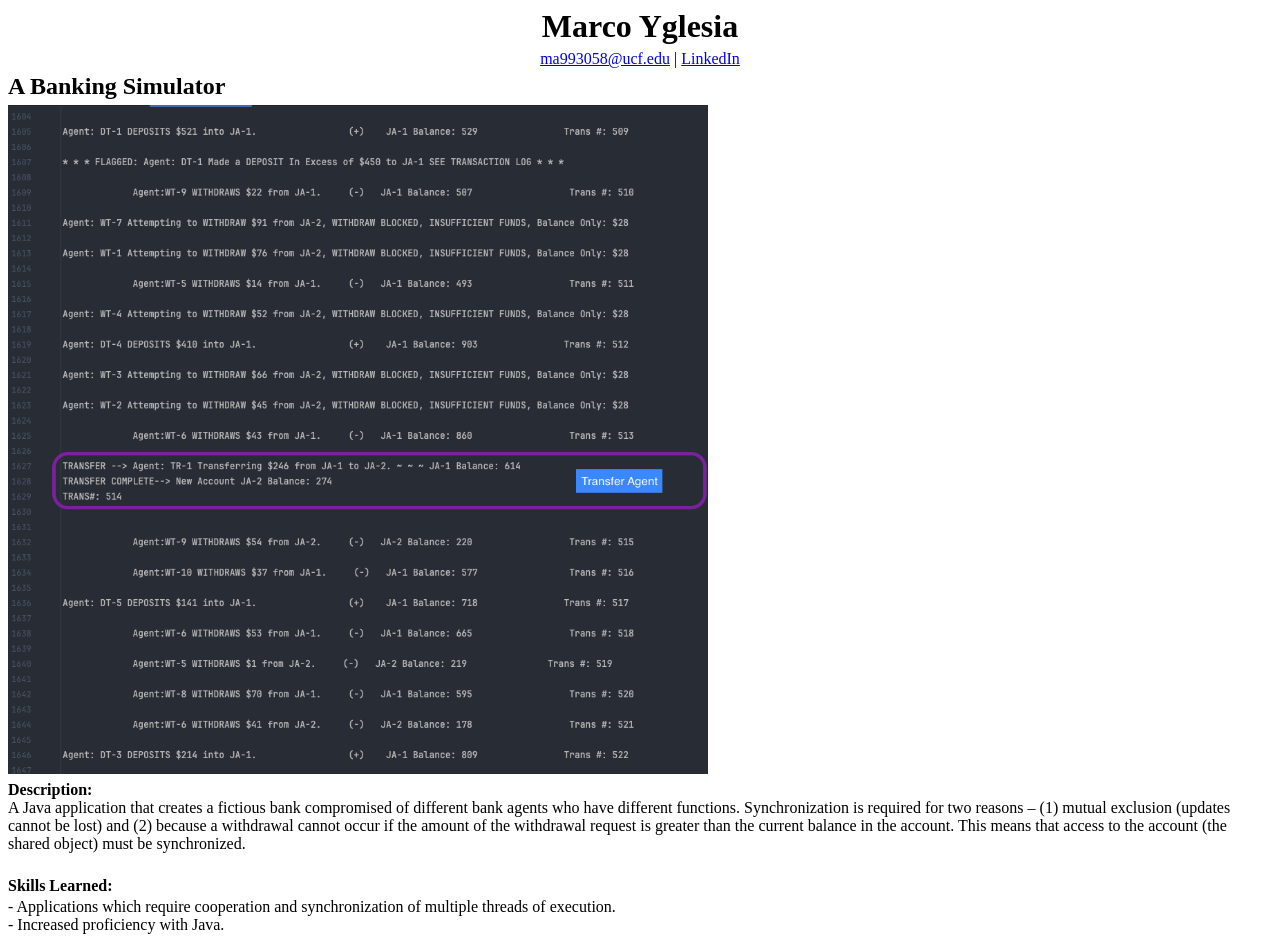
<file: Resume_Project2.html>
<!DOCTYPE html>
<html lang="en">
<head>
    <meta charset="UTF-8">
    <title>
        Resume - Marco Yglesia
    </title>
    
    <style>
    address {
        font-style: normal;
        text-align: center
    }
    h1, h2, h3, p {
        margin: 5px 0;
    }
        h1 { 
            text-align: center;
        }
    p {
    margin: 3px 0;
    }
    hr {
    width: 95%;
}
</style>
    
</head>


<body>
<header>
    <h1>
        Marco Yglesia
    </h1>

    <address>
        <a href = "mailto:ma993058@ucf.edu">ma993058@ucf.edu</a>
        |
        <a href = "https://www.linkedin.com/in/marco-yglesia-aba0831a2/">LinkedIn</a>
    </address>
</header>

<main>

    <h2>A Banking Simulator</h2>
    <img src="images/Successful%20Transfer.png" alt ="Image shows multiple transactions being processed one at a time. Multiple
                different bank agents working in synchronization with one another. " width = "700">

    <p><b>Description:</b><br>
        A Java application that creates a fictious bank compromised of different bank agents
        who have different functions. Synchronization is required for two reasons – (1)
        mutual exclusion (updates cannot be lost) and (2) because a
        withdrawal cannot occur if the amount of the withdrawal request is greater than
        the current balance in the account. This means that access to the account (the
        shared object) must be synchronized.</p>

    <br>

    <p><b>Skills Learned:</b><br>
        <p>
        - Applications which require cooperation and synchronization of multiple threads of execution. <br>
        - Increased proficiency with Java.
    </p>


</main>
</body>
</html>
</file>
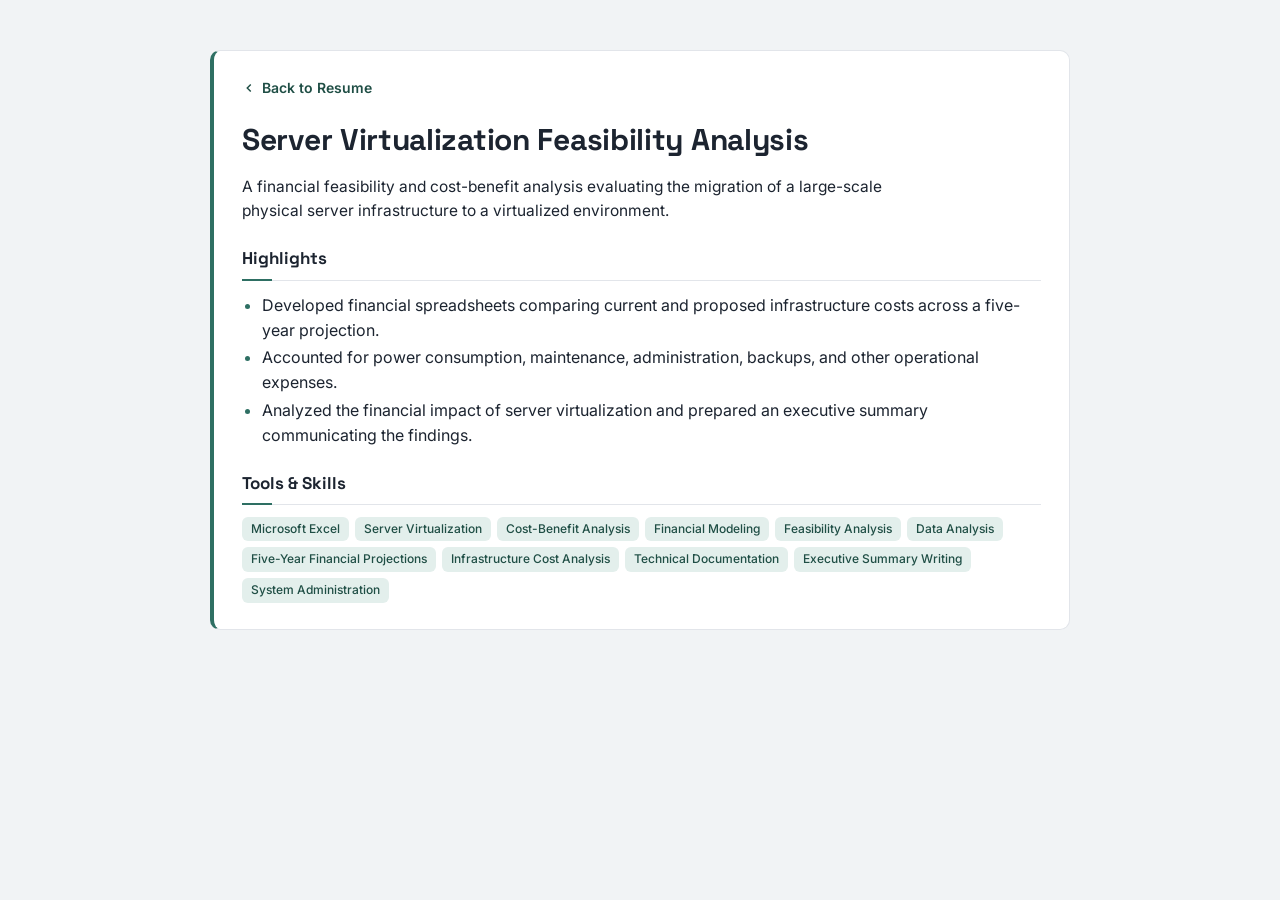
<file: server-virtualization.html>
<!DOCTYPE html>
<html lang="en">
<head>
    <link rel="preconnect" href="https://fonts.googleapis.com">
    <link rel="preconnect" href="https://fonts.gstatic.com" crossorigin>
    <link href="https://fonts.googleapis.com/css2?family=Inter:wght@400;500;600&family=Space+Grotesk:wght@600;700&display=swap" rel="stylesheet">
    <link rel="stylesheet" href="../ResumeStyle.css">
    <meta charset="UTF-8">
    <meta name="viewport" content="width=device-width, initial-scale=1.0">
    <title>Server Virtualization Feasibility Analysis - Marco Yglesia</title>
</head>
<body>
<div class="wrap">
    <div class="card">
        <a class="back-link" href="../index.html">
            <svg width="14" height="14" viewBox="0 0 24 24" fill="none" stroke="currentColor" stroke-width="2.5"><path d="M15 18l-6-6 6-6"/></svg>
            Back to Resume
        </a>
        <h1 class="detail-title">Server Virtualization Feasibility Analysis</h1>
        <p class="detail-summary">A financial feasibility and cost-benefit analysis evaluating the migration of a large-scale physical server infrastructure to a virtualized environment.</p>

        <div class="detail-section">
            <h2>Highlights</h2>
            <ul>
                <li>Developed financial spreadsheets comparing current and proposed infrastructure costs across a five-year projection.</li>
                <li>Accounted for power consumption, maintenance, administration, backups, and other operational expenses.</li>
                <li>Analyzed the financial impact of server virtualization and prepared an executive summary communicating the findings.</li>
            </ul>
        </div>

        <div class="detail-section">
            <h2>Tools & Skills</h2>
            <div class="tags">
                <span class="tag">Microsoft Excel</span>
                <span class="tag">Server Virtualization</span>
                <span class="tag">Cost-Benefit Analysis</span>
                <span class="tag">Financial Modeling</span>
                <span class="tag">Feasibility Analysis</span>
                <span class="tag">Data Analysis</span>
                <span class="tag">Five-Year Financial Projections</span>
                <span class="tag">Infrastructure Cost Analysis</span>
                <span class="tag">Technical Documentation</span>
                <span class="tag">Executive Summary Writing</span>
                <span class="tag">System Administration</span>
            </div>
        </div>
    </div>
</div>
</body>
</html>
</file>
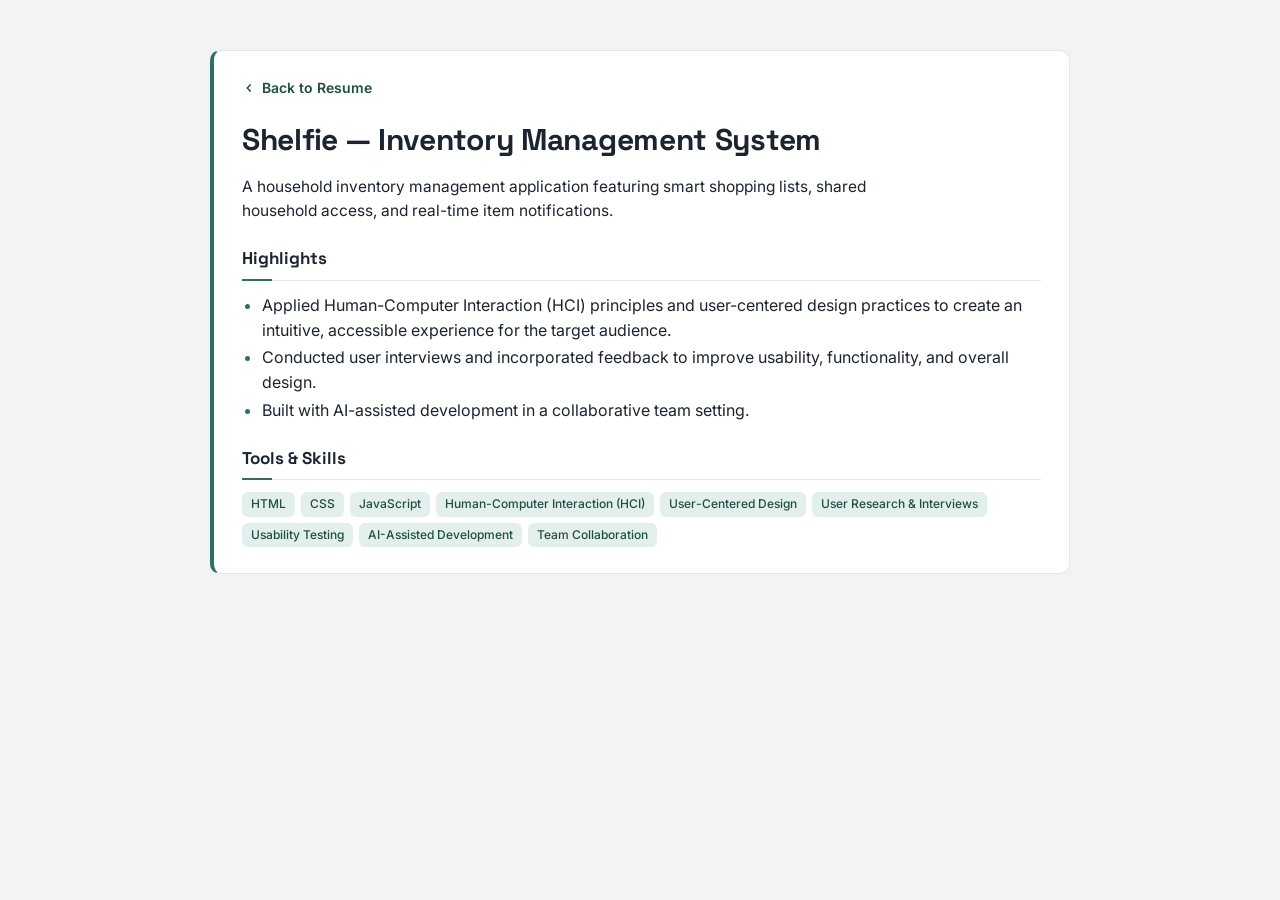
<file: shelfie-4.html>
<!DOCTYPE html>
<html lang="en">
<head>
    <link rel="preconnect" href="https://fonts.googleapis.com">
    <link rel="preconnect" href="https://fonts.gstatic.com" crossorigin>
    <link href="https://fonts.googleapis.com/css2?family=Inter:wght@400;500;600&family=Space+Grotesk:wght@600;700&display=swap" rel="stylesheet">
    <link rel="stylesheet" href="../ResumeStyle.css">
    <meta charset="UTF-8">
    <meta name="viewport" content="width=device-width, initial-scale=1.0">
    <title>Shelfie — Inventory Management System - Marco Yglesia</title>
</head>
<body>
<div class="wrap">
    <div class="card">
        <a class="back-link" href="../index.html">
            <svg width="14" height="14" viewBox="0 0 24 24" fill="none" stroke="currentColor" stroke-width="2.5"><path d="M15 18l-6-6 6-6"/></svg>
            Back to Resume
        </a>
        <h1 class="detail-title">Shelfie — Inventory Management System</h1>
        <p class="detail-summary">A household inventory management application featuring smart shopping lists, shared household access, and real-time item notifications.</p>

        <div class="detail-section">
            <h2>Highlights</h2>
            <ul>
                <li>Applied Human-Computer Interaction (HCI) principles and user-centered design practices to create an intuitive, accessible experience for the target audience.</li>
                <li>Conducted user interviews and incorporated feedback to improve usability, functionality, and overall design.</li>
                <li>Built with AI-assisted development in a collaborative team setting.</li>
            </ul>
        </div>

        <div class="detail-section">
            <h2>Tools & Skills</h2>
            <div class="tags">
                <span class="tag">HTML</span>
                <span class="tag">CSS</span>
                <span class="tag">JavaScript</span>
                <span class="tag">Human-Computer Interaction (HCI)</span>
                <span class="tag">User-Centered Design</span>
                <span class="tag">User Research & Interviews</span>
                <span class="tag">Usability Testing</span>
                <span class="tag">AI-Assisted Development</span>
                <span class="tag">Team Collaboration</span>
            </div>
        </div>
    </div>
</div>
</body>
</html>
</file>
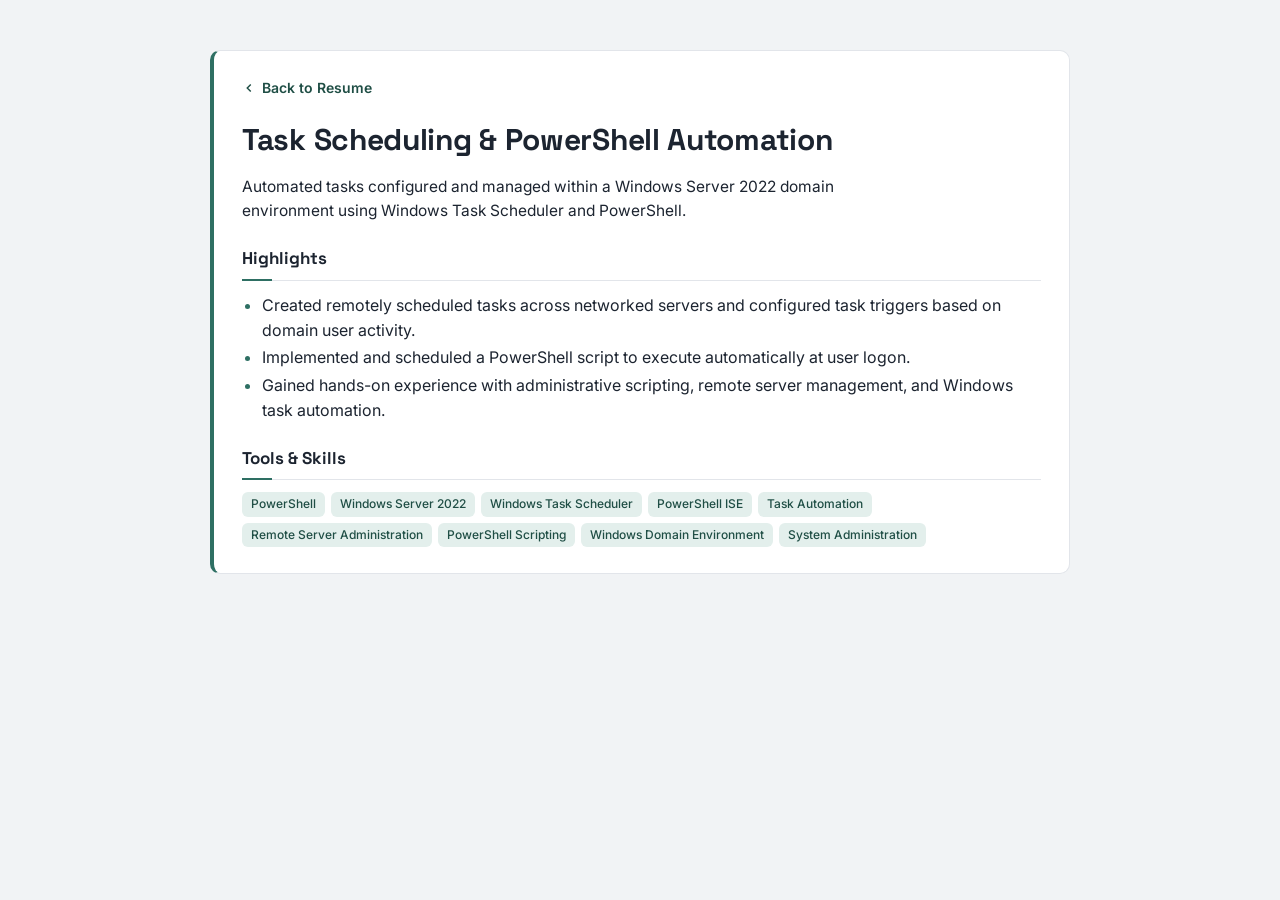
<file: task-scheduling.html>
<!DOCTYPE html>
<html lang="en">
<head>
    <link rel="preconnect" href="https://fonts.googleapis.com">
    <link rel="preconnect" href="https://fonts.gstatic.com" crossorigin>
    <link href="https://fonts.googleapis.com/css2?family=Inter:wght@400;500;600&family=Space+Grotesk:wght@600;700&display=swap" rel="stylesheet">
    <link rel="stylesheet" href="../ResumeStyle.css">
    <meta charset="UTF-8">
    <meta name="viewport" content="width=device-width, initial-scale=1.0">
    <title>Task Scheduling & PowerShell Automation - Marco Yglesia</title>
</head>
<body>
<div class="wrap">
    <div class="card">
        <a class="back-link" href="../index.html">
            <svg width="14" height="14" viewBox="0 0 24 24" fill="none" stroke="currentColor" stroke-width="2.5"><path d="M15 18l-6-6 6-6"/></svg>
            Back to Resume
        </a>
        <h1 class="detail-title">Task Scheduling & PowerShell Automation</h1>
        <p class="detail-summary">Automated tasks configured and managed within a Windows Server 2022 domain environment using Windows Task Scheduler and PowerShell.</p>

        <div class="detail-section">
            <h2>Highlights</h2>
            <ul>
                <li>Created remotely scheduled tasks across networked servers and configured task triggers based on domain user activity.</li>
                <li>Implemented and scheduled a PowerShell script to execute automatically at user logon.</li>
                <li>Gained hands-on experience with administrative scripting, remote server management, and Windows task automation.</li>
            </ul>
        </div>

        <div class="detail-section">
            <h2>Tools & Skills</h2>
            <div class="tags">
                <span class="tag">PowerShell</span>
                <span class="tag">Windows Server 2022</span>
                <span class="tag">Windows Task Scheduler</span>
                <span class="tag">PowerShell ISE</span>
                <span class="tag">Task Automation</span>
                <span class="tag">Remote Server Administration</span>
                <span class="tag">PowerShell Scripting</span>
                <span class="tag">Windows Domain Environment</span>
                <span class="tag">System Administration</span>
            </div>
        </div>
    </div>
</div>
</body>
</html>
</file>
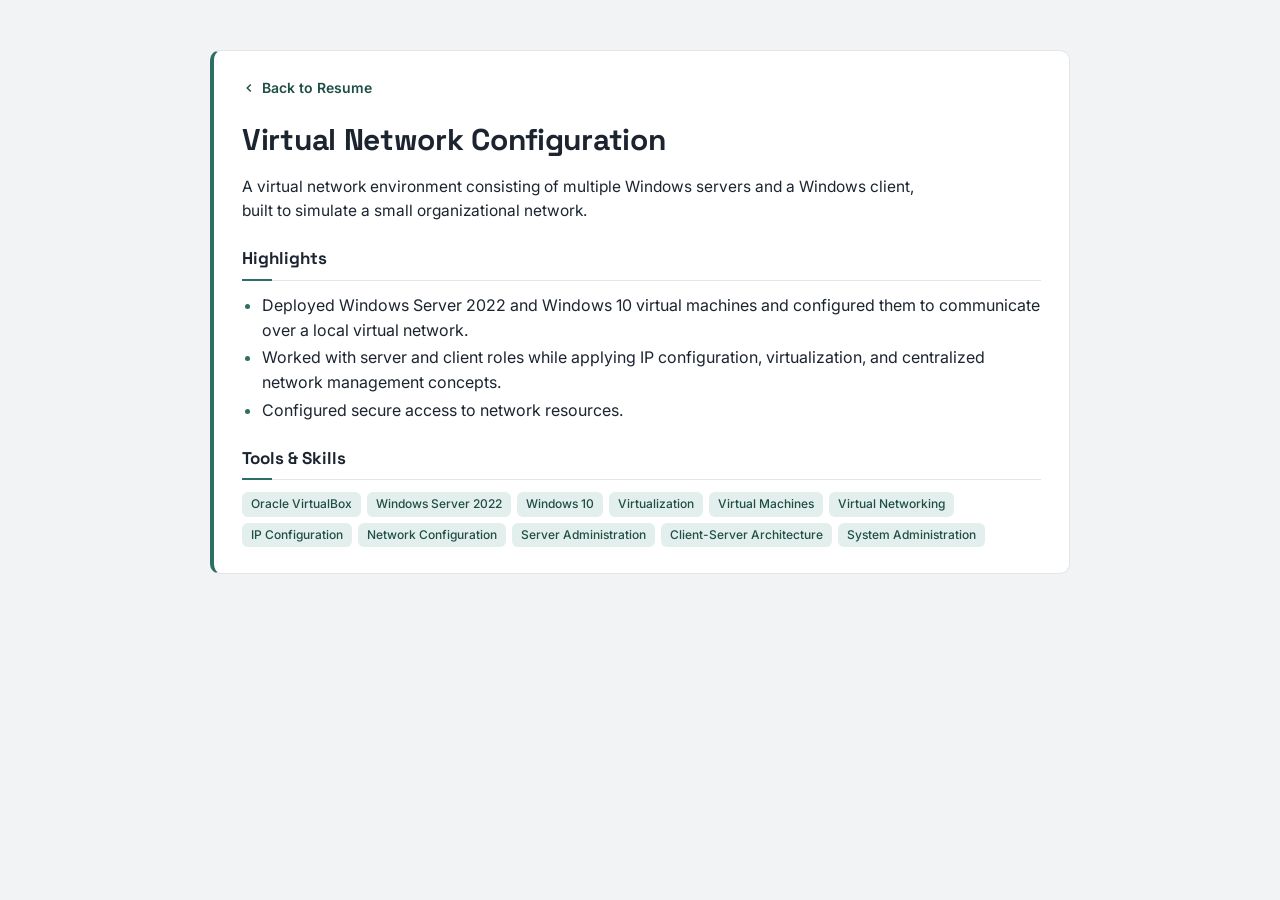
<file: virtual-network.html>
<!DOCTYPE html>
<html lang="en">
<head>
    <link rel="preconnect" href="https://fonts.googleapis.com">
    <link rel="preconnect" href="https://fonts.gstatic.com" crossorigin>
    <link href="https://fonts.googleapis.com/css2?family=Inter:wght@400;500;600&family=Space+Grotesk:wght@600;700&display=swap" rel="stylesheet">
    <link rel="stylesheet" href="../ResumeStyle.css">
    <meta charset="UTF-8">
    <meta name="viewport" content="width=device-width, initial-scale=1.0">
    <title>Virtual Network Configuration - Marco Yglesia</title>
</head>
<body>
<div class="wrap">
    <div class="card">
        <a class="back-link" href="../index.html">
            <svg width="14" height="14" viewBox="0 0 24 24" fill="none" stroke="currentColor" stroke-width="2.5"><path d="M15 18l-6-6 6-6"/></svg>
            Back to Resume
        </a>
        <h1 class="detail-title">Virtual Network Configuration</h1>
        <p class="detail-summary">A virtual network environment consisting of multiple Windows servers and a Windows client, built to simulate a small organizational network.</p>

        <div class="detail-section">
            <h2>Highlights</h2>
            <ul>
                <li>Deployed Windows Server 2022 and Windows 10 virtual machines and configured them to communicate over a local virtual network.</li>
                <li>Worked with server and client roles while applying IP configuration, virtualization, and centralized network management concepts.</li>
                <li>Configured secure access to network resources.</li>
            </ul>
        </div>

        <div class="detail-section">
            <h2>Tools & Skills</h2>
            <div class="tags">
                <span class="tag">Oracle VirtualBox</span>
                <span class="tag">Windows Server 2022</span>
                <span class="tag">Windows 10</span>
                <span class="tag">Virtualization</span>
                <span class="tag">Virtual Machines</span>
                <span class="tag">Virtual Networking</span>
                <span class="tag">IP Configuration</span>
                <span class="tag">Network Configuration</span>
                <span class="tag">Server Administration</span>
                <span class="tag">Client-Server Architecture</span>
                <span class="tag">System Administration</span>
            </div>
        </div>
    </div>
</div>
</body>
</html>
</file>
<file: ResumeStyle.css>
/* ---------- Design tokens ---------- */
:root {
    --bg: #F1F3F5;
    --surface: #FFFFFF;
    --ink: #1C2430;
    --muted: #5B6472;
    --accent: #2E6F63;
    --accent-ink: #1F4E45;
    --accent-soft: #E3EFEC;
    --border: #E2E5EA;
}

* {
    box-sizing: border-box;
}

body {
    font-family: "Inter", Arial, Helvetica, sans-serif;
    background-color: var(--bg);
    color: var(--ink);
    margin: 0;
    padding: 32px 16px;
    line-height: 1.55;
}

main {
    line-height: 1.55;
}

.wrap {
    max-width: 860px;
    margin: 0 auto;
}

h1, h2, h3 {
    font-family: "Space Grotesk", "Trebuchet MS", Arial, sans-serif;
    color: var(--ink);
}

p {
    margin: 6px 0;
}

a {
    color: var(--accent-ink);
}

a:hover {
    color: var(--accent);
}

a:focus-visible, button:focus-visible {
    outline: 2px solid var(--accent);
    outline-offset: 2px;
}

/* ---------- Cards / sections ---------- */
.card {
    background: var(--surface);
    border: 1px solid var(--border);
    border-left: 4px solid var(--accent);
    border-radius: 10px;
    padding: 26px 28px;
    margin: 18px 0;
}

header.card {
    text-align: center;
    border-left: 4px solid var(--accent);
    padding: 34px 28px 28px;
}

h1 {
    font-size: 42px;
    font-weight: 700;
    margin: 0 0 14px 0;
    letter-spacing: -0.01em;
}

header.card > p {
    max-width: 620px;
    margin: 18px auto 0;
    color: var(--muted);
    text-align: left;
}

h2 {
    font-size: 22px;
    font-weight: 700;
    margin: 0 0 20px 0;
    padding-bottom: 12px;
    position: relative;
    border-bottom: 1px solid var(--border);
}

h2::after {
    content: "";
    position: absolute;
    left: 0;
    bottom: -1px;
    width: 42px;
    height: 3px;
    background: var(--accent);
}

h3 {
    font-size: 17px;
    margin: 0 0 4px 0;
}

/* ---------- Contact row ---------- */
address {
    font-style: normal;
}

.contact-row {
    display: flex;
    justify-content: center;
    flex-wrap: wrap;
    gap: 10px;
}

.contact-pill {
    display: inline-flex;
    align-items: center;
    gap: 7px;
    padding: 7px 14px;
    border: 1px solid var(--border);
    border-radius: 999px;
    color: var(--ink);
    text-decoration: none;
    font-size: 14px;
    font-weight: 500;
    transition: border-color 0.15s ease, background 0.15s ease;
}

.contact-pill:hover {
    border-color: var(--accent);
    background: var(--accent-soft);
    color: var(--accent-ink);
}

.contact-pill svg {
    display: block;
    width: 13px;
    height: 13px;
    flex-shrink: 0;
}

/* ---------- Experience ---------- */
.job {
    padding: 14px 0;
}

.job + .job {
    border-top: 1px solid var(--border);
}

.job-heading {
    display: flex;
    flex-wrap: wrap;
    align-items: baseline;
    justify-content: space-between;
    gap: 6px 16px;
    margin-bottom: 6px;
}

.job-role {
    font-weight: 700;
    font-size: 16px;
}

.job-company {
    color: var(--accent-ink);
    font-weight: 600;
}

.job-dates {
    color: var(--muted);
    font-size: 13.5px;
    white-space: nowrap;
}

ul {
    margin: 4px 0 4px 0;
    padding-left: 20px;
}

li {
    margin: 3px 0;
}

li::marker {
    color: var(--accent);
}

/* ---------- Projects ---------- */
.project-grid {
    display: grid;
    grid-template-columns: repeat(auto-fill, minmax(250px, 1fr));
    gap: 14px;
}

.project {
    border: 1px solid var(--border);
    border-radius: 10px;
    padding: 16px 18px;
    background: var(--surface);
    transition: border-color 0.15s ease, transform 0.15s ease;
    display: flex;
    flex-direction: column;
}

.project:hover {
    border-color: var(--accent);
    transform: translateY(-2px);
}

.project h3 a {
    color: var(--ink);
    text-decoration: none;
}

.project h3 a:hover {
    color: var(--accent-ink);
    text-decoration: underline;
}

.project p {
    font-size: 14px;
    color: var(--muted);
    margin: 0 0 10px 0;
    flex-grow: 1;
}

.tags {
    display: flex;
    flex-wrap: wrap;
    gap: 6px;
}

.tag {
    background: var(--accent-soft);
    color: var(--accent-ink);
    border-radius: 6px;
    padding: 3px 9px;
    font-size: 12px;
    font-weight: 500;
    white-space: nowrap;
}

/* ---------- Project detail pages ---------- */
.back-link {
    display: inline-flex;
    align-items: center;
    gap: 6px;
    font-size: 14px;
    font-weight: 600;
    text-decoration: none;
    color: var(--accent-ink);
    margin-bottom: 18px;
}

.back-link:hover {
    text-decoration: underline;
}

.detail-title {
    font-size: 30px;
    margin: 0 0 12px 0;
}

.detail-summary {
    color: var(--ink);
    font-size: 15.5px;
    max-width: 680px;
}

.detail-section {
    margin-top: 22px;
}

.detail-section h2 {
    font-size: 17px;
    margin-bottom: 12px;
    padding-bottom: 8px;
}

.detail-section h2::after {
    width: 30px;
    height: 2px;
}

/* ---------- Responsive ---------- */
@media screen and (max-width: 412px) {
    body {
        padding: 16px 10px;
    }
    h1 {
        font-size: 30px;
    }
    .card {
        padding: 18px 16px;
    }
    .project-grid {
        grid-template-columns: 1fr;
    }
    .job-heading {
        flex-direction: column;
        gap: 2px;
    }
}

@media screen and (max-width: 1024px) and (min-width: 413px) {
    body {
        padding: 24px 18px;
    }
}
</file>
